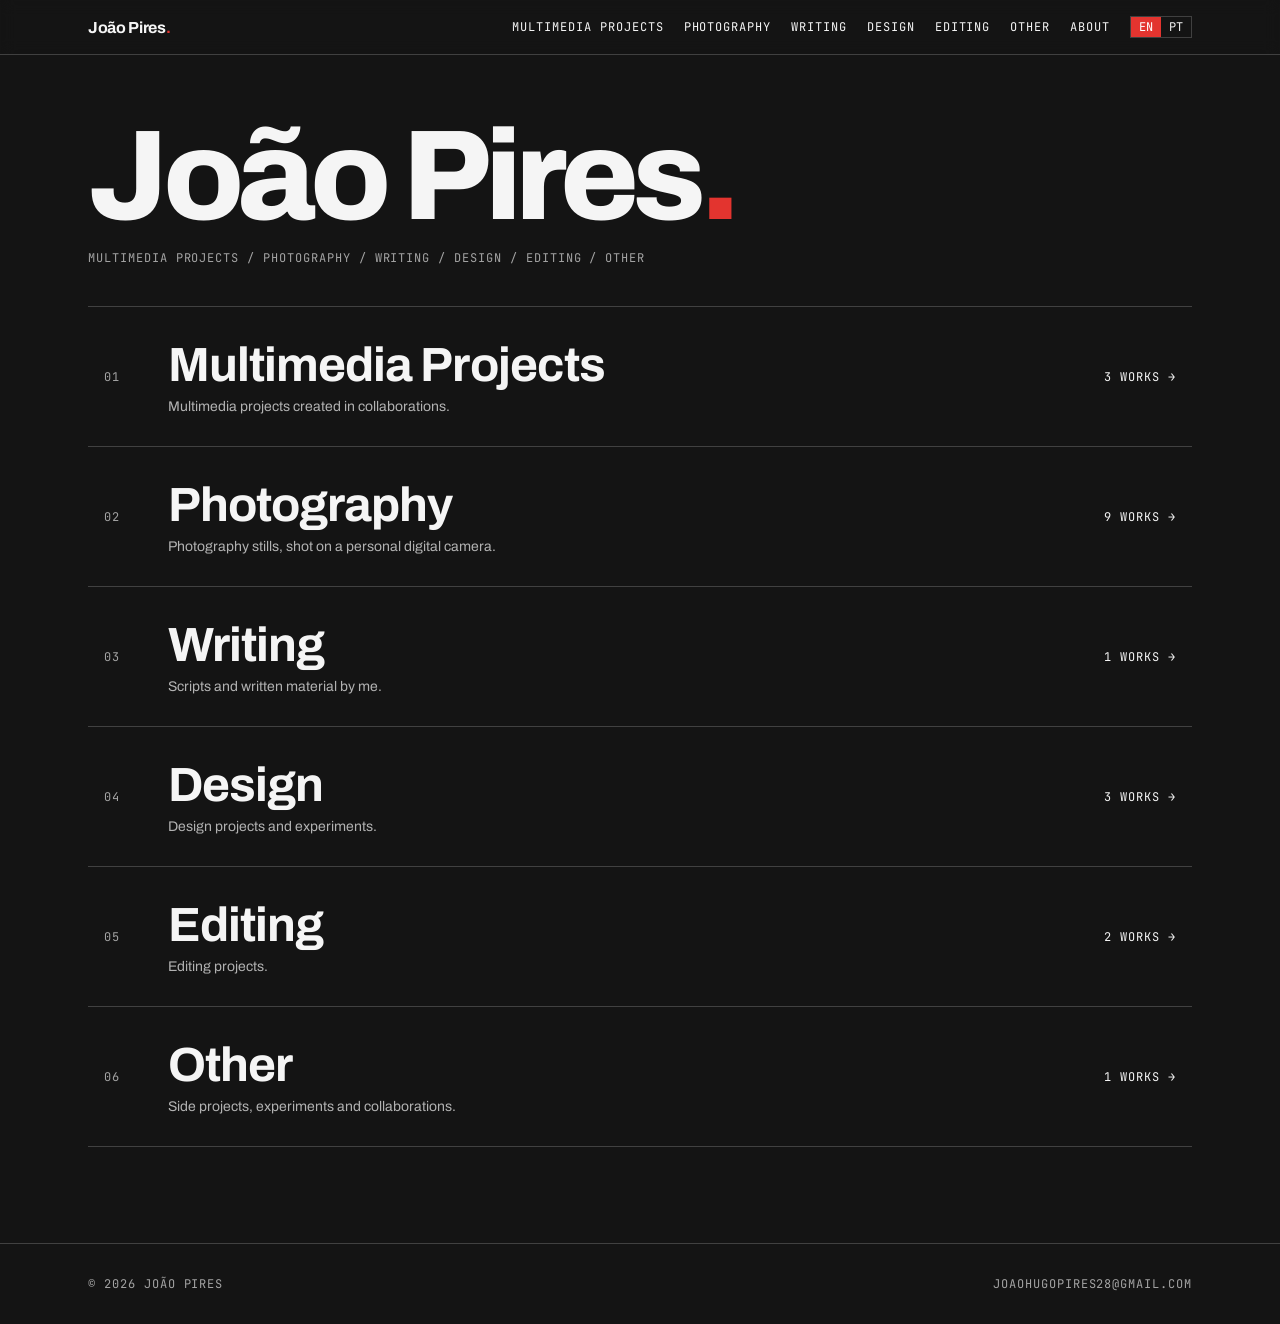
<file: index.html>
<!doctype html>
<html lang="en">

<head>
    <meta charset="utf-8">
    <meta name="viewport" content="width=device-width, initial-scale=1">
    <link rel="preconnect" href="https://fonts.googleapis.com">
    <link rel="stylesheet"
        href="https://fonts.googleapis.com/css2?family=Archivo:wght@400;500;700;800&family=JetBrains+Mono&display=swap">
    <link rel="stylesheet" href="style.css">
    <title>João Pires — Portfolio</title>
    <meta name="description" content="Portfolio of João Pires: design, writing, photography and more.">
</head>

<body data-page="home">
    <header></header>
    <main class="wrap">
        <section class="hero reveal">
            <h1><span id="hero-name">João Pires</span><span class="red">.</span></h1>
            <p class="label muted" id="area-names"></p>
        </section>
        <section class="areas" id="areas"></section>
    </main>
    <footer></footer>
    <script src="data.js"></script>
    <script src="main.js"></script>
</body>

</html>
</file>
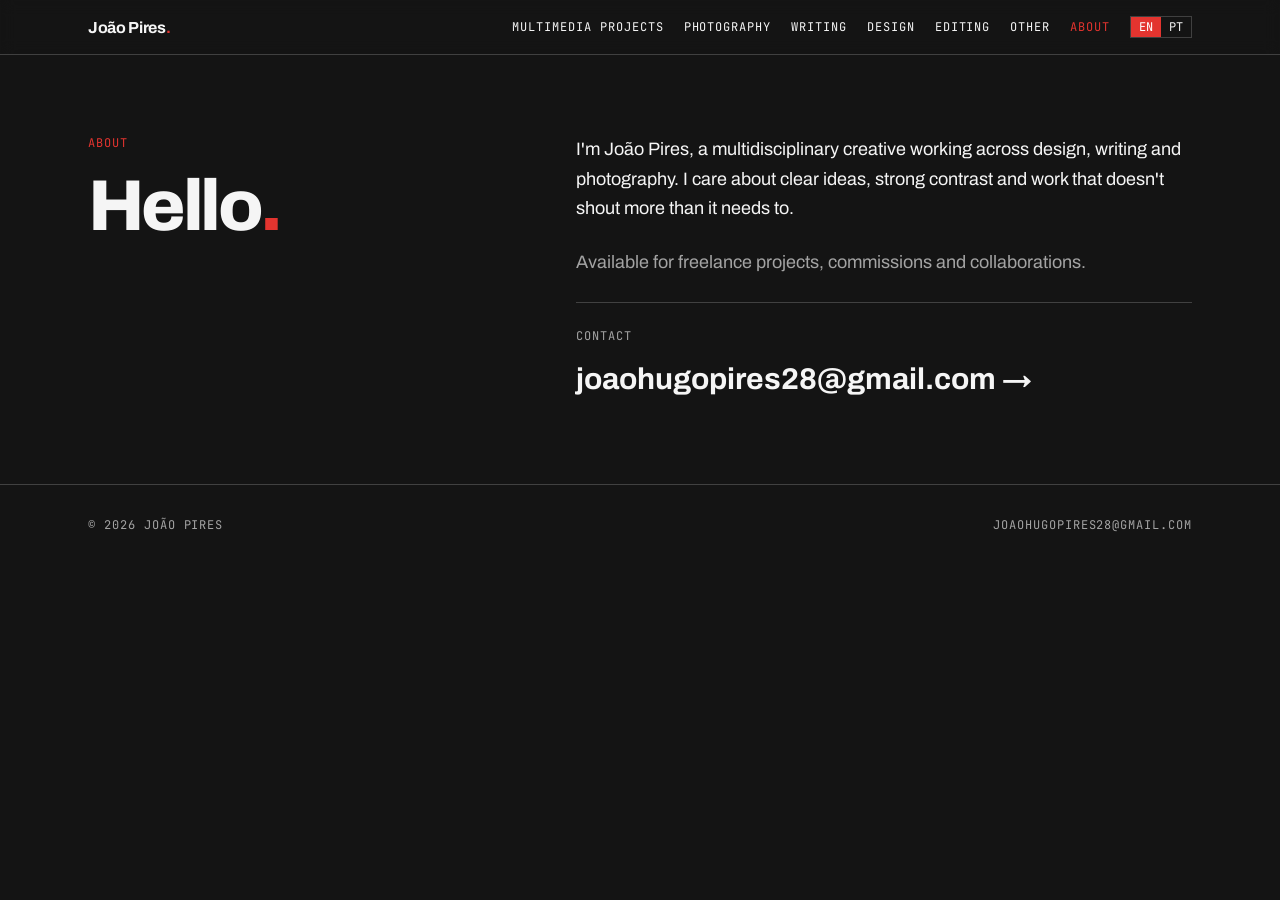
<file: about.html>
<!doctype html>
<html lang="en">

<head>
    <meta charset="utf-8">
    <meta name="viewport" content="width=device-width, initial-scale=1">
    <link rel="preconnect" href="https://fonts.googleapis.com">
    <link rel="stylesheet"
        href="https://fonts.googleapis.com/css2?family=Archivo:wght@400;500;700;800&family=JetBrains+Mono&display=swap">
    <link rel="stylesheet" href="style.css">
    <title>About — João Pires</title>
</head>

<body data-page="about">
    <header></header>
    <main class="wrap about reveal" id="about"></main>
    <footer></footer>
    <script src="data.js"></script>
    <script src="main.js"></script>
</body>

</html>
</file>
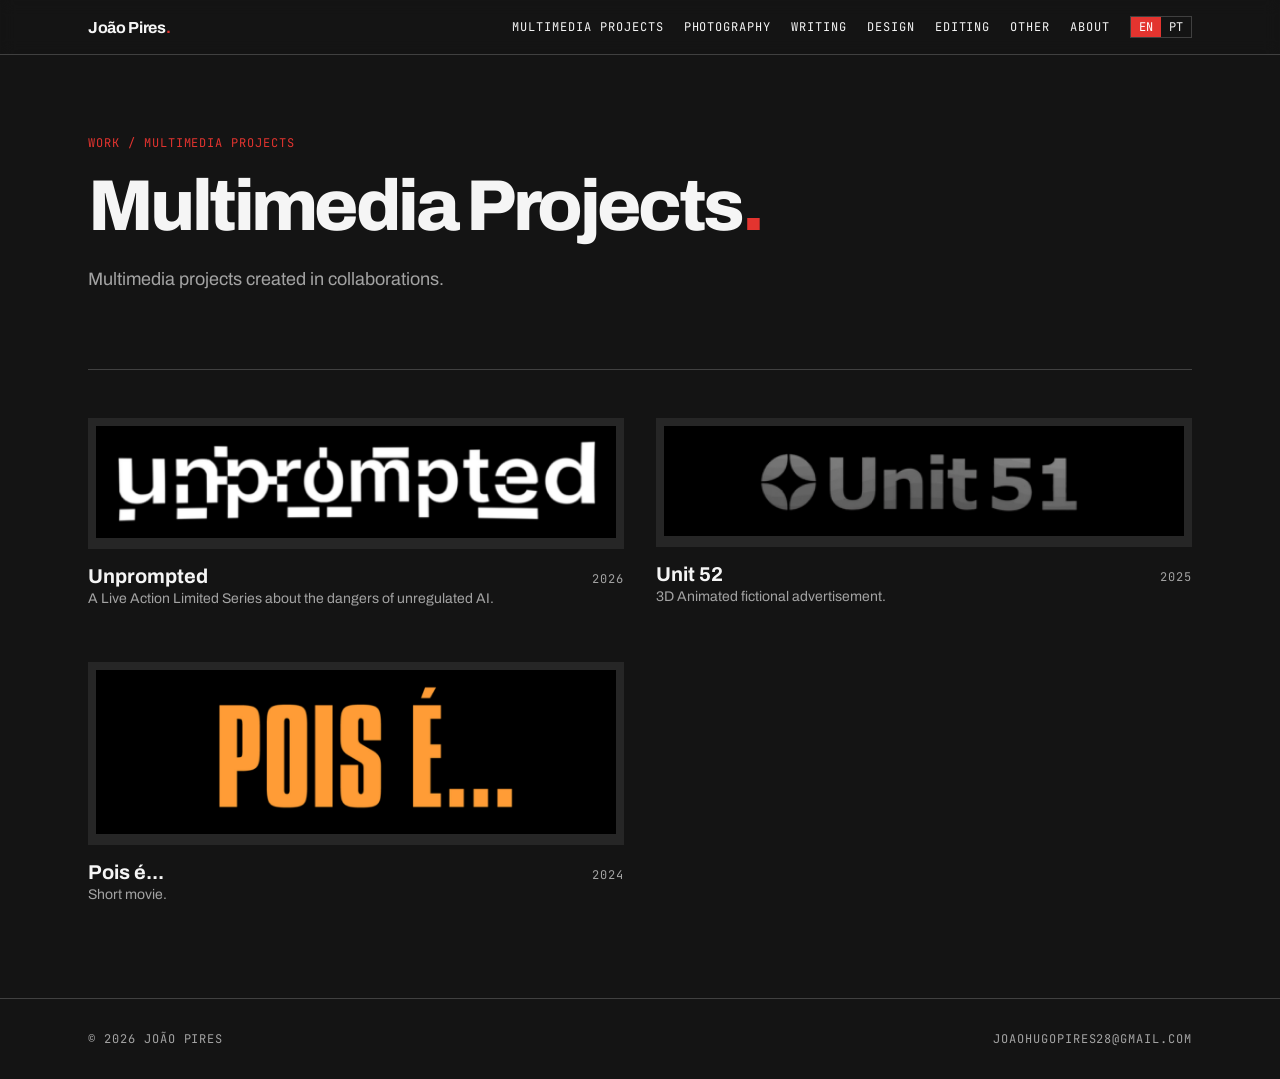
<file: work.html>
<!doctype html>
<html lang="en">

<head>
    <meta charset="utf-8">
    <meta name="viewport" content="width=device-width, initial-scale=1">
    <link rel="preconnect" href="https://fonts.googleapis.com">
    <link rel="stylesheet"
        href="https://fonts.googleapis.com/css2?family=Archivo:wght@400;500;700;800&family=JetBrains+Mono&display=swap">
    <link rel="stylesheet" href="style.css">
    <title>Work — João Pires</title>
</head>

<body data-page="work">
    <header></header>
    <main class="wrap" id="work"></main>
    <footer></footer>
    <script src="data.js"></script>
    <script src="main.js"></script>
</body>

</html>
</file>
<file: style.css>
* {
    box-sizing: border-box;
    margin: 0;
    padding: 0
}

:root {
    --bg: #141414;
    --fg: #f5f5f5;
    --muted: #a3a3a3;
    --line: rgba(245, 245, 245, .2);
    --red: #e3342f;
    --panel: #262626
}

body {
    background: var(--bg);
    color: var(--fg);
    font-family: "Archivo", system-ui, sans-serif;
    -webkit-font-smoothing: antialiased
}

a {
    color: inherit;
    text-decoration: none
}

::selection {
    background: var(--red);
    color: #fff
}

.wrap {
    max-width: 72rem;
    margin: 0 auto;
    padding: 0 1.5rem
}

.label {
    font-family: "JetBrains Mono", monospace;
    font-size: .75rem;
    text-transform: uppercase;
    letter-spacing: .08em
}

.muted {
    color: var(--muted)
}

.red {
    color: var(--red)
}

header {
    position: sticky;
    top: 0;
    z-index: 10;
    border-bottom: 1px solid var(--line);
    background: rgba(20, 20, 20, .9);
    backdrop-filter: blur(8px)
}

header .wrap {
    display: flex;
    flex-wrap: wrap;
    justify-content: space-between;
    align-items: center;
    gap: 1rem;
    padding-top: 1rem;
    padding-bottom: 1rem
}

.logo {
    font-weight: 700;
    letter-spacing: -.02em
}

nav {
    display: flex;
    flex-wrap: wrap;
    gap: 1.25rem
}

nav a:hover,
nav a.active {
    color: var(--red)
}

footer {
    border-top: 1px solid var(--line)
}

footer .wrap {
    display: flex;
    justify-content: space-between;
    padding-top: 2rem;
    padding-bottom: 2rem
}

footer a:hover {
    color: var(--red)
}

.reveal {
    animation: reveal .7s cubic-bezier(.2, .7, .2, 1) both
}

@keyframes reveal {
    from {
        opacity: 0;
        transform: translateY(16px)
    }

    to {
        opacity: 1;
        transform: none
    }
}

.hero {
    padding: 4rem 0 2.5rem
}

.hero h1 {
    font-size: clamp(3.5rem, 11vw, 8rem);
    font-weight: 800;
    line-height: .9;
    letter-spacing: -.05em
}

.hero p {
    margin-top: 1rem
}

.areas {
    border-top: 1px solid var(--line);
    padding-bottom: 6rem
}

.area {
    display: grid;
    grid-template-columns: 3rem 1fr auto;
    align-items: baseline;
    gap: 1rem;
    border-bottom: 1px solid var(--line);
    padding: 2rem 1rem;
    transition: background .2s, color .2s
}

.area:hover {
    background: var(--fg);
    color: var(--bg)
}

.area:hover .num {
    color: var(--red)
}

.area h2 {
    font-size: clamp(1.9rem, 5vw, 3rem);
    font-weight: 700;
    letter-spacing: -.02em
}

.area p {
    margin-top: .5rem;
    max-width: 32rem;
    font-size: .875rem;
    opacity: .7
}

.page-head {
    padding: 5rem 0
}

.page-head h1 {
    margin-top: 1rem;
    font-size: clamp(3rem, 8vw, 4.5rem);
    font-weight: 800;
    letter-spacing: -.05em
}

.page-head .intro {
    margin-top: 1.5rem;
    max-width: 36rem;
    font-size: 1.125rem
}

.grid {
    display: grid;
    gap: 3.5rem 2rem;
    border-top: 1px solid var(--line);
    padding: 3rem 0 6rem
}

@media(min-width:768px) {
    .grid {
        grid-template-columns: 1fr 1fr
    }

    .about {
        grid-template-columns: 1fr 1.4fr
    }
}

.thumb {
    overflow: hidden;
    background: var(--panel)
}

.thumb img {
    width: 100%;
    height: 100%;
    object-fit: cover;
    transform: scale(var(--s, 1));
    transition: transform .7s
}

a.item {
    display: block
}

.thumb img.logo {
    object-fit: contain;
    padding: 0.5rem;
    filter: none
}

.item:hover .thumb img {
    transform: scale(calc(var(--s, 1)*1.05))
}

.thumb.text {
    display: flex;
    align-items: flex-end;
    padding: 1.5rem;
    background: var(--fg);
    color: var(--bg);
    font-size: 2.25rem;
    font-weight: 700;
    line-height: 1;
    letter-spacing: -.02em
}

.item-row {
    margin-top: 1rem;
    display: flex;
    justify-content: space-between;
    align-items: baseline;
    gap: 1rem
}

.item h2 {
    font-size: 1.25rem;
    font-weight: 700;
    transition: color .2s
}

.item:hover h2 {
    color: var(--red)
}

.item p {
    margin-top: .25rem;
    font-size: .875rem
}

.about {
    display: grid;
    gap: 3rem;
    padding: 5rem 1.5rem
}

.about h1 {
    margin-top: 1rem;
    font-size: clamp(3rem, 8vw, 4.5rem);
    font-weight: 800;
    letter-spacing: -.05em
}

.about .body {
    font-size: 1.125rem;
    line-height: 1.65
}

.about .body>*+* {
    margin-top: 1.5rem
}

.contact {
    border-top: 1px solid var(--line);
    padding-top: 1.5rem
}

.contact a {
    display: block;
    margin-top: .5rem;
    font-size: 1.875rem;
    font-weight: 700
}

.contact a:hover {
    color: var(--red)
}

nav {
    align-items: center
}

.lang {
    display: inline-flex;
    border: 1px solid var(--line, #333)
}

.lang button {
    background: none;
    border: 0;
    color: inherit;
    font: inherit;
    padding: 2px 8px;
    cursor: pointer
}

.lang button:hover {
    color: var(--red)
}

.lang button.on {
    background: var(--red);
    color: #fff
}

.item[data-gallery] {
    cursor: pointer
}

.lightbox {
    position: fixed;
    inset: 0;
    z-index: 20;
    background: rgba(20, 20, 20, .96);
    overflow: auto;
    display: grid;
    grid-template-columns: repeat(auto-fit, minmax(18rem, 1fr));
    gap: 1rem;
    padding: 3rem 1.5rem;
    align-content: start;
    cursor: zoom-out
}

.lightbox {
    position: fixed;
    inset: 0;
    z-index: 20;
    background: rgba(20, 20, 20, .96);
    display: flex;
    align-items: center;
    justify-content: center;
    animation: fade .25s ease both
}

@keyframes fade {
    from {
        opacity: 0
    }

    to {
        opacity: 1
    }
}

.lightbox img {
    max-width: min(80vw, 60rem);
    max-height: 80vh;
    object-fit: contain
}

.lb-close,
.lb-nav {
    position: absolute;
    background: none;
    border: 0;
    color: var(--fg);
    font-size: 2rem;
    line-height: 1;
    padding: 1rem;
    cursor: pointer;
    transition: color .2s
}

.lb-close {
    top: 1rem;
    right: 1.5rem
}

.lb-nav {
    top: 50%;
    transform: translateY(-50%)
}

.lb-nav.prev {
    left: 1rem
}

.lb-nav.next {
    right: 1rem
}

.lb-close:hover,
.lb-nav:hover {
    color: var(--red)
}

.lb-count {
    position: absolute;
    bottom: 1.5rem;
    left: 0;
    right: 0;
    text-align: center;
    color: var(--muted)
}

.lightbox.single .lb-nav,
.lightbox.single .lb-count {
    display: none
}
</file>
